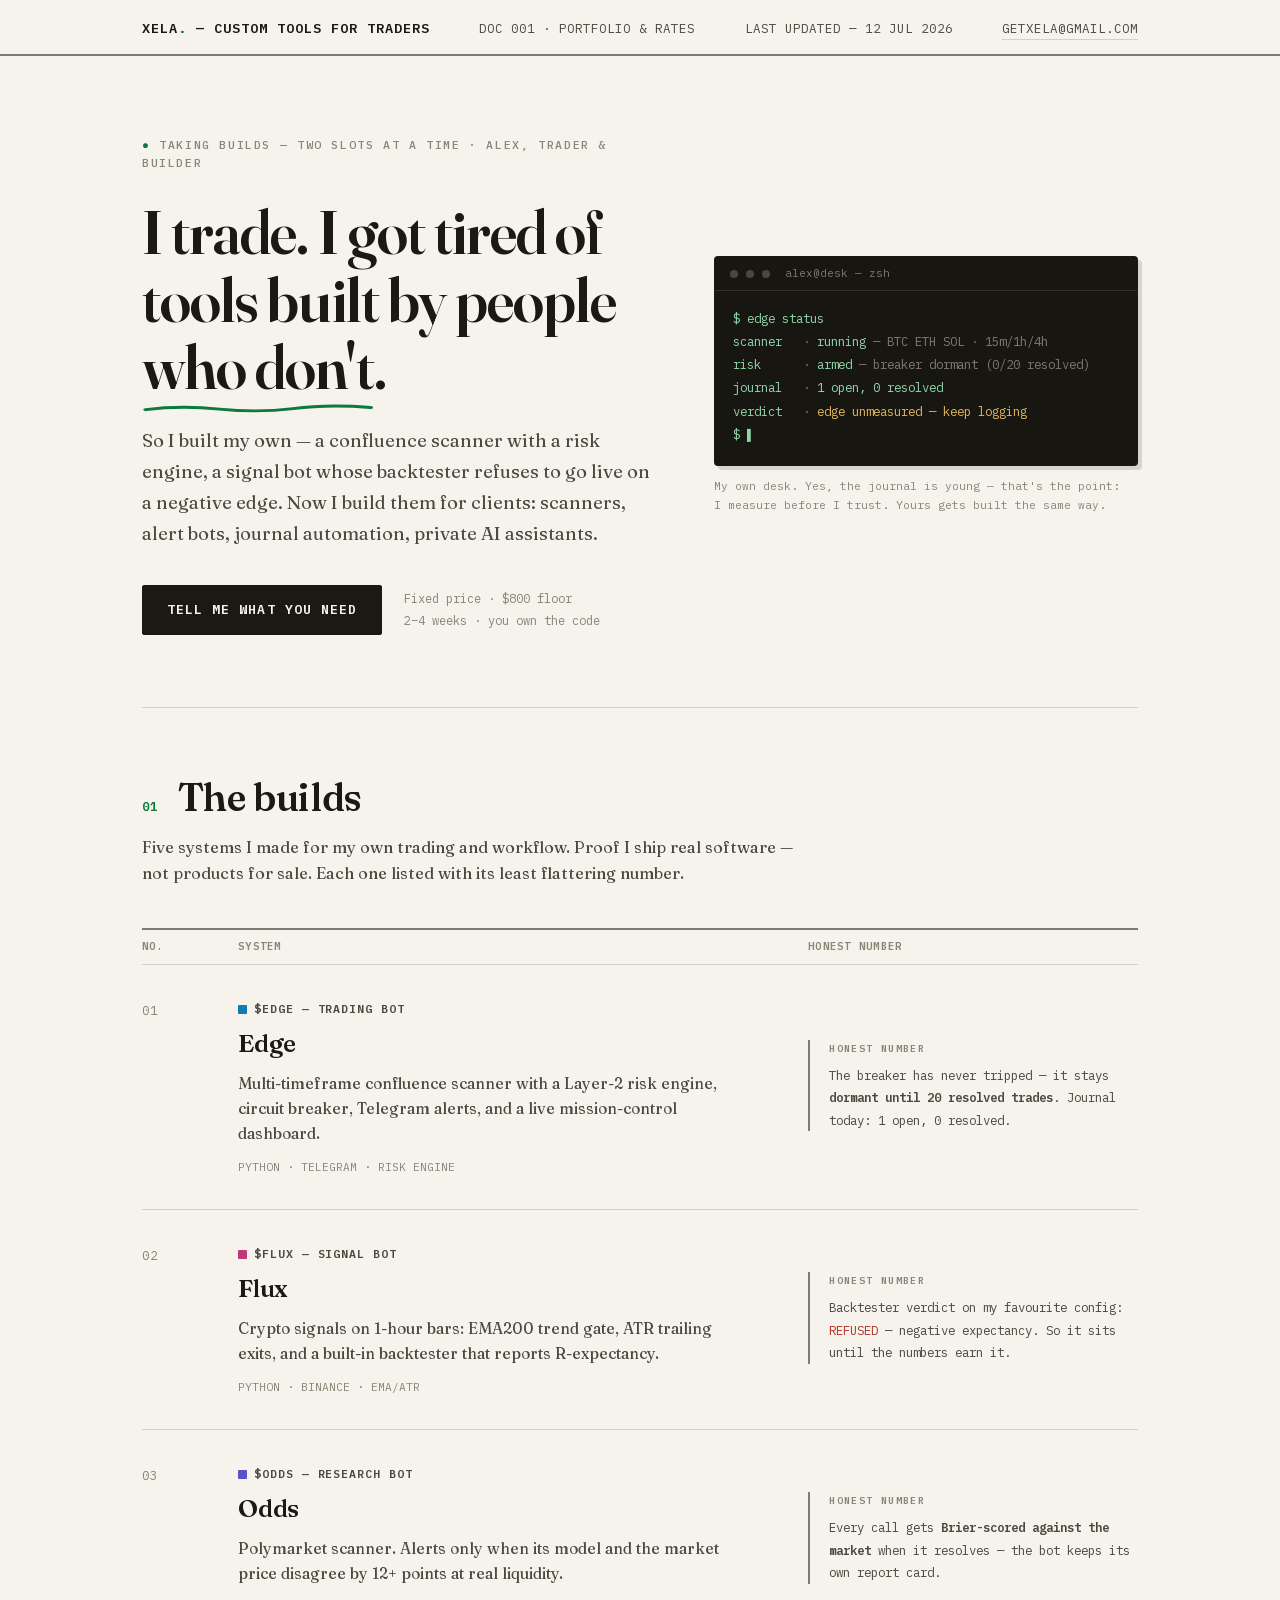
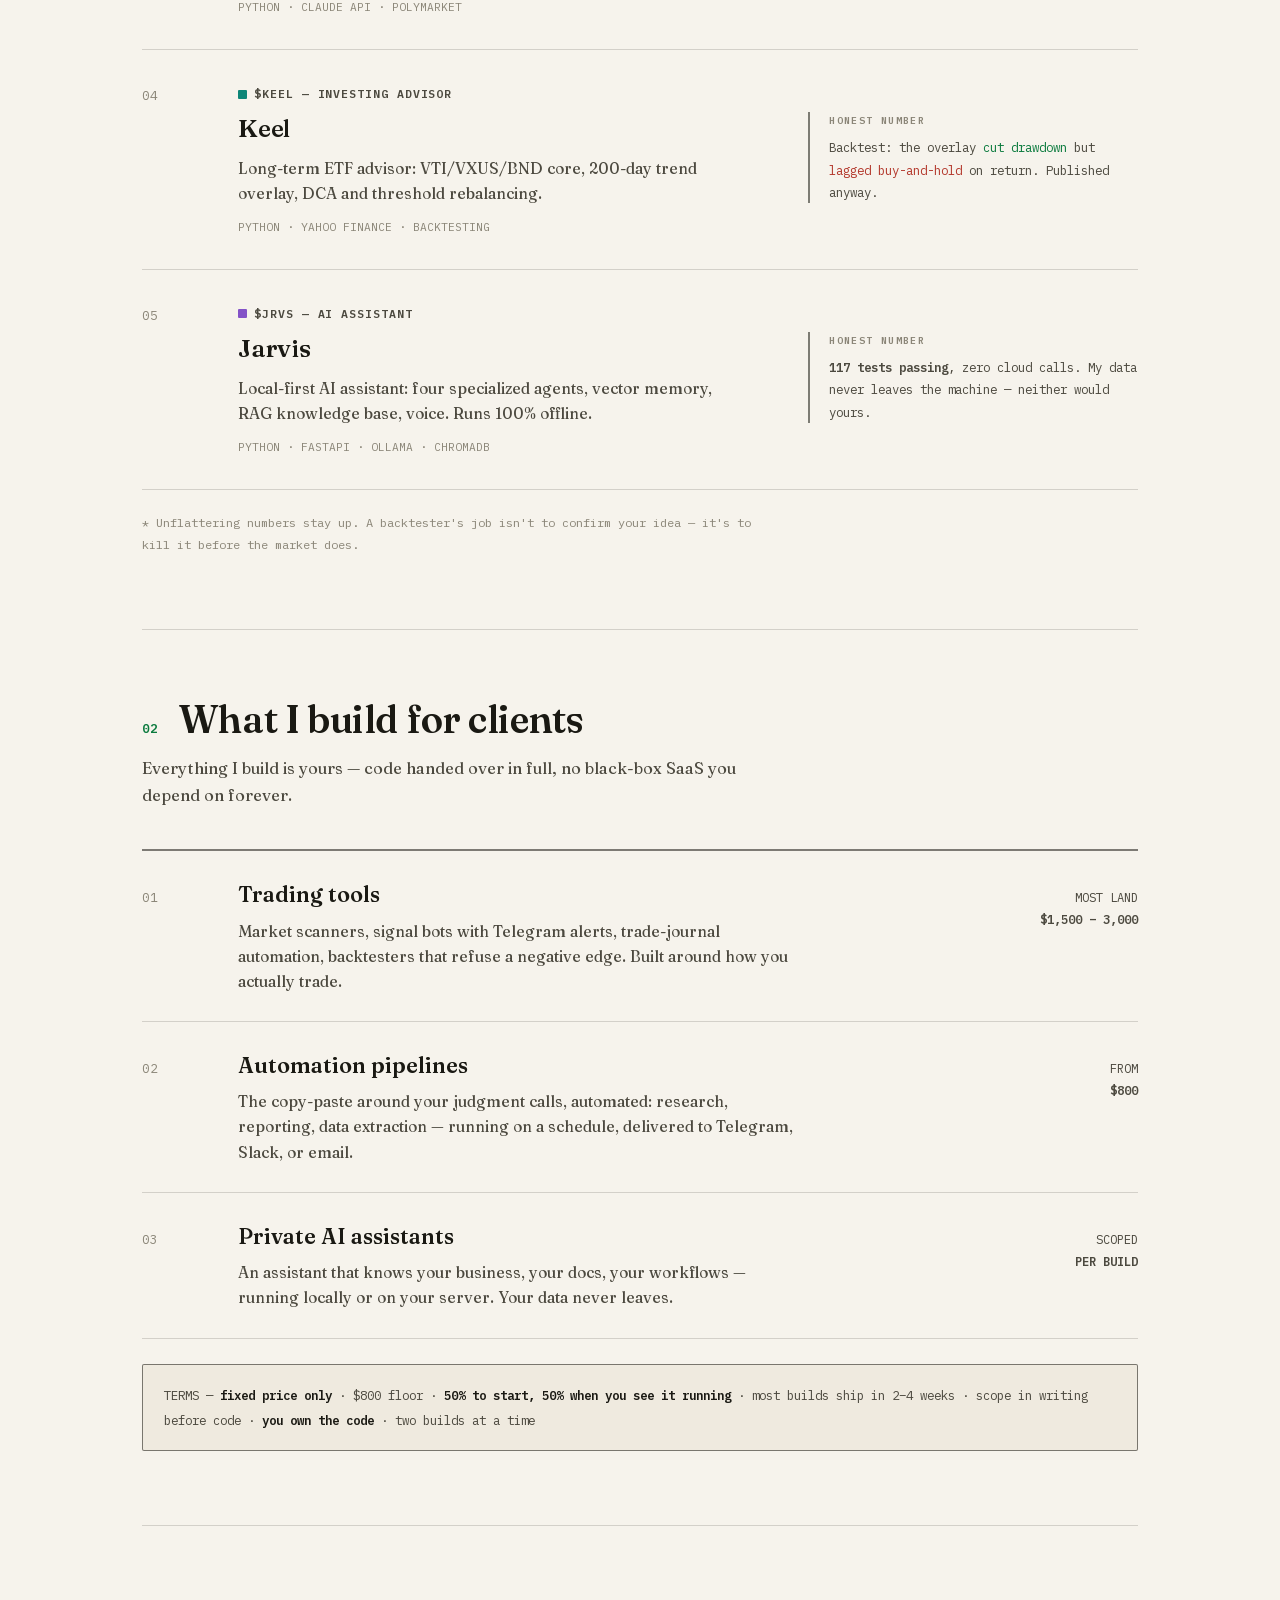
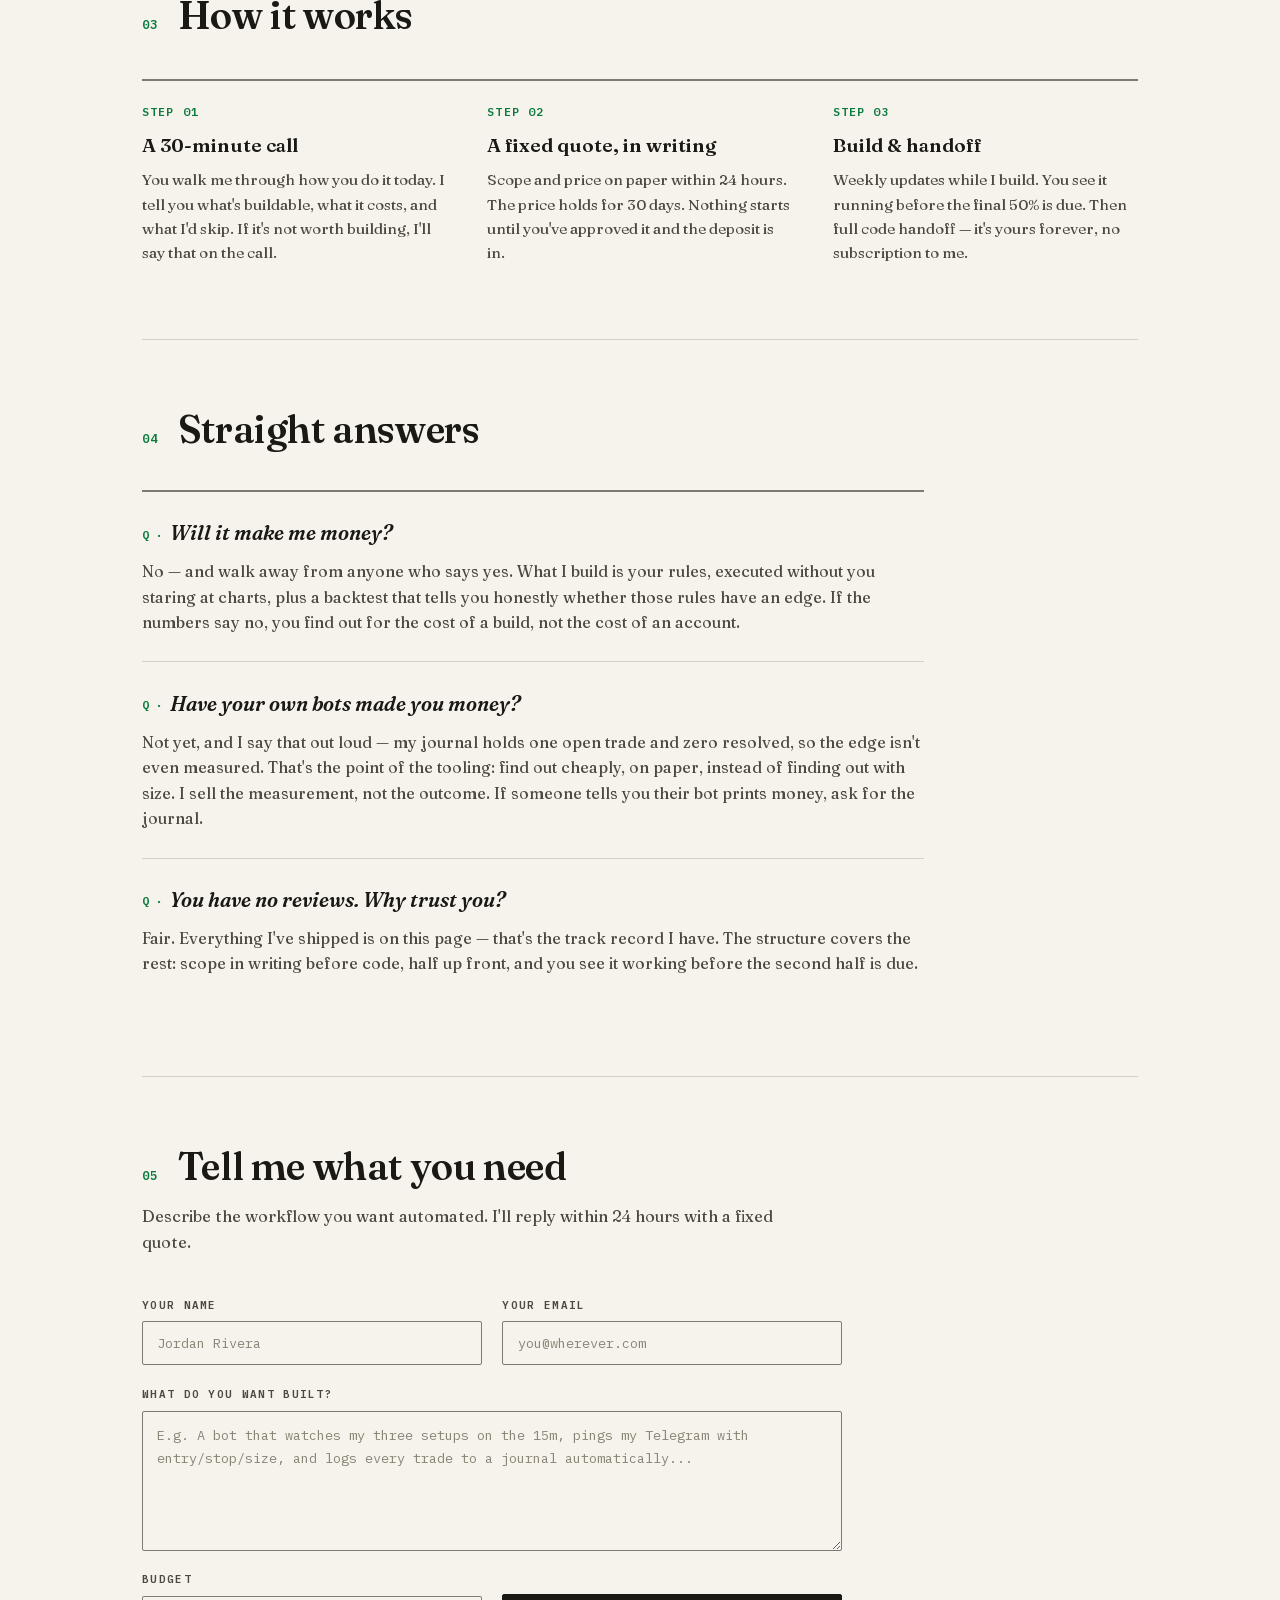
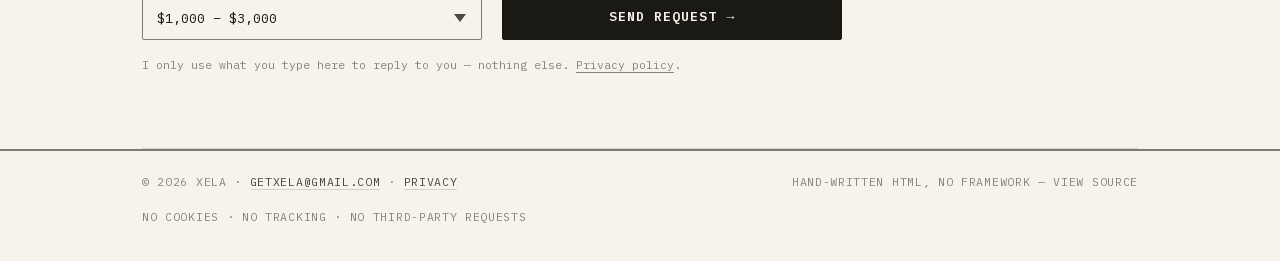
<file: index.html>
<!DOCTYPE html>
<html lang="en">
<head>
<meta charset="UTF-8">
<meta name="viewport" content="width=device-width, initial-scale=1.0">
<title>Xela — custom trading tools, built by a trader</title>
<meta name="description" content="Scanners, signal bots, journal automation and private AI assistants. Fixed price, 2–4 weeks, you own the code. Built by someone who actually trades.">
<link rel="icon" href="data:image/svg+xml,%3Csvg xmlns='http://www.w3.org/2000/svg' viewBox='0 0 64 64'%3E%3Crect width='64' height='64' fill='%23f6f3ec'/%3E%3Ctext x='32' y='46' text-anchor='middle' font-family='Georgia,serif' font-weight='bold' font-size='42' fill='%231a1913'%3EX%3C/text%3E%3Ccircle cx='52' cy='44' r='5' fill='%230a7a3d'/%3E%3C/svg%3E">
<link rel="stylesheet" href="fonts/fonts.css">
<style>
    *, *::before, *::after { box-sizing: border-box; margin: 0; padding: 0; }
    :root {
        --paper: #f6f3ec;
        --paper-dim: #efeadf;
        --ink: #1a1913;
        --ink-soft: #4c493f;
        --ink-faint: #8a8577;
        --rule: rgba(26,25,19,0.16);
        --rule-strong: rgba(26,25,19,0.55);
        --green: #0a7a3d;
        --red: #b3382c;
        --term-bg: #171610;
        --term-green: #8fd6a8;
        --term-dim: #7d7a6c;
        --serif: 'Fraunces', Georgia, serif;
        --mono: 'IBM Plex Mono', ui-monospace, 'SF Mono', Menlo, monospace;
    }
    ::selection { background: var(--green); color: var(--paper); }
    html { scroll-behavior: smooth; }
    body {
        font-family: var(--serif);
        background: var(--paper);
        color: var(--ink);
        line-height: 1.6;
        font-size: 17px;
        -webkit-font-smoothing: antialiased;
        overflow-x: clip;
    }
    .hero > *, .row > *, .svc-row > *, .steps > * { min-width: 0; }
    a { color: inherit; text-decoration-thickness: 1px; text-underline-offset: 3px; }
    a:hover { color: var(--green); }

    .sheet { max-width: 1060px; margin: 0 auto; padding: 0 2rem; }

    .mono { font-family: var(--mono); }
    .up { text-transform: uppercase; letter-spacing: 0.08em; }
    .ok { color: var(--green); }
    .bad { color: var(--red); }

    /* ── DOCUMENT HEADER ─────────────────────────── */
    header {
        border-bottom: 2px solid var(--rule-strong);
    }
    .masthead {
        display: flex; justify-content: space-between; align-items: baseline;
        gap: 1rem; flex-wrap: wrap;
        padding-top: 1.1rem; padding-bottom: 0.9rem;
        font-family: var(--mono); font-size: 0.78rem;
        text-transform: uppercase; letter-spacing: 0.08em;
        color: var(--ink-soft);
    }
    .masthead .brand { font-weight: 600; color: var(--ink); font-size: 0.85rem; }
    .masthead .brand em { font-style: normal; color: var(--green); }
    .masthead a { text-decoration: none; border-bottom: 1px solid var(--rule); }
    .masthead a:hover { border-color: var(--green); }

    /* ── HERO ────────────────────────────────────── */
    .hero {
        display: grid; grid-template-columns: minmax(0, 1.2fr) minmax(0, 1fr);
        gap: 4rem; align-items: center;
        padding: 5rem 0 4.5rem;
        border-bottom: 1px solid var(--rule);
    }
    .kicker {
        font-family: var(--mono); font-size: 0.72rem; font-weight: 500;
        text-transform: uppercase; letter-spacing: 0.14em; color: var(--ink-faint);
        margin-bottom: 1.6rem;
    }
    .kicker .live { color: var(--green); }
    h1 {
        font-size: clamp(2.4rem, 5.2vw, 3.9rem);
        font-weight: 600; line-height: 1.08; letter-spacing: -0.015em;
        margin-bottom: 1.5rem;
        font-variation-settings: 'opsz' 100;
    }
    h1 .u {
        background-image: url("data:image/svg+xml,%3Csvg xmlns='http://www.w3.org/2000/svg' viewBox='0 0 120 9' preserveAspectRatio='none'%3E%3Cpath d='M2 6 Q 20 2 40 5.5 T 78 5 T 118 4' fill='none' stroke='%230a7a3d' stroke-width='2.6' stroke-linecap='round'/%3E%3C/svg%3E");
        background-repeat: no-repeat; background-position: 0 100%; background-size: 100% 0.16em;
        padding-bottom: 0.12em;
    }
    .hero-copy p.lede {
        font-size: 1.15rem; line-height: 1.7; color: var(--ink-soft);
        max-width: 34em; margin-bottom: 2.2rem;
    }
    .cta-row { display: flex; align-items: center; gap: 1.4rem; flex-wrap: wrap; }
    .btn {
        display: inline-block;
        font-family: var(--mono); font-size: 0.82rem; font-weight: 600;
        text-transform: uppercase; letter-spacing: 0.08em;
        background: var(--ink); color: var(--paper);
        padding: 0.85rem 1.5rem; border: 1px solid var(--ink); border-radius: 2px;
        text-decoration: none; cursor: pointer;
        transition: background 0.15s, border-color 0.15s;
    }
    .btn:hover { background: var(--green); border-color: var(--green); color: var(--paper); }
    .cta-note { font-family: var(--mono); font-size: 0.76rem; color: var(--ink-faint); line-height: 1.8; }

    /* terminal */
    .term {
        background: var(--term-bg); border-radius: 4px;
        border: 1px solid rgba(26,25,19,0.7);
        box-shadow: 4px 4px 0 rgba(26,25,19,0.14);
        overflow: hidden;
    }
    .term-bar {
        display: flex; align-items: center; gap: 0.5rem;
        padding: 0.5rem 0.9rem;
        border-bottom: 1px solid rgba(246,243,236,0.12);
        font-family: var(--mono); font-size: 0.68rem; color: var(--term-dim);
    }
    .term-bar i { width: 8px; height: 8px; border-radius: 50%; background: var(--term-dim); opacity: 0.5; font-style: normal; }
    .term pre {
        padding: 1rem 1.1rem 1.2rem;
        font-family: var(--mono); font-size: 0.78rem; line-height: 1.85;
        color: var(--term-green); overflow-x: auto;
    }
    .term pre .dim { color: var(--term-dim); }
    .term pre .warn { color: #e0b45c; }
    .cursor { display: inline-block; animation: blink 1.1s steps(1) infinite; }
    @keyframes blink { 50% { opacity: 0; } }
    .term-caption {
        font-family: var(--mono); font-size: 0.7rem; color: var(--ink-faint);
        margin-top: 0.7rem; line-height: 1.7;
    }

    /* ── SECTION HEADINGS ────────────────────────── */
    section { padding: 4.2rem 0 4.6rem; border-bottom: 1px solid var(--rule); }
    .sec-head {
        display: flex; align-items: baseline; gap: 1.2rem;
        margin-bottom: 0.9rem;
    }
    .sec-num {
        font-family: var(--mono); font-size: 0.78rem; font-weight: 600;
        color: var(--green); letter-spacing: 0.1em;
    }
    h2 {
        font-size: clamp(1.7rem, 3.4vw, 2.4rem);
        font-weight: 600; letter-spacing: -0.01em; line-height: 1.15;
    }
    .sec-sub { color: var(--ink-soft); max-width: 40em; font-size: 1.02rem; }

    /* ── LEDGER (builds) ─────────────────────────── */
    .ledger { margin-top: 2.6rem; border-top: 2px solid var(--rule-strong); }
    .ledger-cols {
        display: grid; grid-template-columns: 64px 1fr 330px; gap: 2rem;
        padding: 0.55rem 0;
        font-family: var(--mono); font-size: 0.66rem; font-weight: 600;
        text-transform: uppercase; letter-spacing: 0.12em; color: var(--ink-faint);
        border-bottom: 1px solid var(--rule);
    }
    .row {
        display: grid; grid-template-columns: 64px 1fr 330px; gap: 2rem;
        padding: 1.8rem 0 2rem;
        border-bottom: 1px solid var(--rule);
    }
    .row-num { font-family: var(--mono); font-size: 0.8rem; color: var(--ink-faint); padding-top: 0.45rem; }
    .ticker {
        display: inline-flex; align-items: center; gap: 0.45rem;
        font-family: var(--mono); font-size: 0.72rem; font-weight: 600;
        letter-spacing: 0.08em; color: var(--ink-soft); margin-bottom: 0.35rem;
    }
    .ticker i { width: 9px; height: 9px; border-radius: 1px; font-style: normal; }
    .row h3 { font-size: 1.55rem; font-weight: 600; letter-spacing: -0.01em; margin-bottom: 0.45rem; }
    .row .what { color: var(--ink-soft); font-size: 0.98rem; max-width: 32em; }
    .row .stack { font-family: var(--mono); font-size: 0.7rem; color: var(--ink-faint); margin-top: 0.8rem; }
    .honest {
        border-left: 2px solid var(--rule-strong); padding-left: 1.2rem;
        font-family: var(--mono); font-size: 0.78rem; line-height: 1.8; color: var(--ink-soft);
        align-self: center;
    }
    .honest .hn-label {
        display: block; font-size: 0.62rem; font-weight: 600; text-transform: uppercase;
        letter-spacing: 0.14em; color: var(--ink-faint); margin-bottom: 0.4rem;
    }
    .ledger-note {
        font-family: var(--mono); font-size: 0.75rem; color: var(--ink-faint);
        margin-top: 1.4rem; max-width: 52em; line-height: 1.8;
    }

    /* ── SERVICES ────────────────────────────────── */
    .svc { border-top: 2px solid var(--rule-strong); margin-top: 2.6rem; }
    .svc-row {
        display: grid; grid-template-columns: 64px 1fr 220px; gap: 2rem;
        padding: 1.7rem 0; border-bottom: 1px solid var(--rule); align-items: baseline;
    }
    .svc-row h3 { font-size: 1.35rem; font-weight: 600; margin-bottom: 0.35rem; }
    .svc-row p { color: var(--ink-soft); font-size: 0.98rem; max-width: 36em; }
    .svc-price { font-family: var(--mono); font-size: 0.76rem; color: var(--ink-soft); text-align: right; line-height: 1.8; }
    .terms {
        margin-top: 1.6rem; padding: 1.1rem 1.3rem;
        border: 1px solid var(--rule-strong); border-radius: 2px;
        font-family: var(--mono); font-size: 0.78rem; line-height: 2; color: var(--ink-soft);
        background: var(--paper-dim);
    }
    .terms b { color: var(--ink); font-weight: 600; }

    /* ── PROCESS ─────────────────────────────────── */
    .steps { display: grid; grid-template-columns: repeat(3, 1fr); gap: 2.5rem; margin-top: 2.6rem; border-top: 2px solid var(--rule-strong); }
    .step { padding-top: 1.4rem; }
    .step .n { font-family: var(--mono); font-size: 0.72rem; font-weight: 600; color: var(--green); letter-spacing: 0.1em; }
    .step h3 { font-size: 1.2rem; font-weight: 600; margin: 0.5rem 0 0.5rem; }
    .step p { color: var(--ink-soft); font-size: 0.95rem; }

    /* ── STRAIGHT ANSWERS ────────────────────────── */
    .qa { margin-top: 2.4rem; max-width: 46em; }
    .qa-item { padding: 1.6rem 0; border-top: 1px solid var(--rule); }
    .qa-item:first-child { border-top: 2px solid var(--rule-strong); }
    .qa-item h3 { font-size: 1.25rem; font-weight: 600; font-style: italic; margin-bottom: 0.6rem; }
    .qa-item h3::before { content: 'Q · '; font-style: normal; font-family: var(--mono); font-size: 0.75rem; color: var(--green); font-weight: 600; vertical-align: 0.15em; }
    .qa-item p { color: var(--ink-soft); font-size: 1rem; }

    /* ── FORM ────────────────────────────────────── */
    .request-form { margin-top: 2.6rem; max-width: 700px; }
    .form-grid { display: grid; grid-template-columns: 1fr 1fr; gap: 1.3rem; }
    .form-field { display: flex; flex-direction: column; gap: 0.45rem; }
    .form-full { grid-column: 1/-1; }
    .form-field label {
        font-family: var(--mono); font-size: 0.68rem; font-weight: 600;
        text-transform: uppercase; letter-spacing: 0.12em; color: var(--ink-soft);
    }
    .form-field input, .form-field textarea, .form-field select {
        background: transparent;
        border: 1px solid var(--rule-strong); border-radius: 2px;
        color: var(--ink); font-family: var(--mono); font-size: 0.85rem;
        padding: 0.75rem 0.9rem; outline: none; -webkit-appearance: none;
        transition: border-color 0.15s, box-shadow 0.15s;
    }
    .form-field input::placeholder, .form-field textarea::placeholder { color: var(--ink-faint); }
    .form-field select {
        background-image: url("data:image/svg+xml,%3Csvg xmlns='http://www.w3.org/2000/svg' width='12' height='8' viewBox='0 0 12 8'%3E%3Cpath fill='%234c493f' d='M6 8L0 0h12z'/%3E%3C/svg%3E");
        background-repeat: no-repeat; background-position: right 0.9rem center;
        padding-right: 2.4rem; cursor: pointer;
    }
    .form-field input:focus, .form-field textarea:focus, .form-field select:focus {
        border-color: var(--green); box-shadow: 2px 2px 0 rgba(10,122,61,0.2);
    }
    .form-field textarea { resize: vertical; min-height: 140px; line-height: 1.7; }
    .form-submit { display: flex; flex-direction: column; justify-content: flex-end; }
    .form-submit .btn { width: 100%; }
    .form-privacy { font-family: var(--mono); font-size: 0.72rem; color: var(--ink-faint); margin-top: 1rem; }
    .form-success { display: none; padding: 2.5rem 0; }
    .form-success h3 { font-size: 1.35rem; font-weight: 600; margin-bottom: 0.4rem; }
    .form-success h3::before { content: '✓ '; color: var(--green); }
    .form-success p { color: var(--ink-soft); }

    /* ── FOOTER ──────────────────────────────────── */
    footer { border-top: 2px solid var(--rule-strong); }
    .foot {
        display: flex; justify-content: space-between; gap: 1rem; flex-wrap: wrap;
        padding-top: 1.4rem; padding-bottom: 2.2rem;
        font-family: var(--mono); font-size: 0.72rem; color: var(--ink-faint);
        text-transform: uppercase; letter-spacing: 0.06em;
    }
    .foot a { text-decoration: none; border-bottom: 1px solid var(--rule); color: var(--ink-soft); }
    .foot a:hover { border-color: var(--green); }

    /* ── RESPONSIVE ──────────────────────────────── */
    @media (max-width: 900px) {
        .hero { grid-template-columns: 1fr; gap: 3rem; padding: 3.5rem 0 3.5rem; }
        .row, .ledger-cols { grid-template-columns: 44px 1fr; }
        .ledger-cols span:last-child { display: none; }
        .honest {
            grid-column: 2; border-left: none; padding-left: 0;
            border-top: 1px dashed var(--rule-strong); padding-top: 1rem; margin-top: 1.1rem;
            align-self: start;
        }
        .svc-row { grid-template-columns: 44px 1fr; }
        .svc-price { grid-column: 2; text-align: left; }
        .steps { grid-template-columns: 1fr; gap: 0; }
        .step { border-bottom: 1px solid var(--rule); padding-bottom: 1.4rem; }
        .step:last-child { border-bottom: none; }
    }
    @media (max-width: 900px) {
        .masthead .m-doc { display: none; }
    }
    @media (max-width: 640px) {
        body { font-size: 16px; }
        .sheet { padding: 0 1.2rem; }
        .form-grid { grid-template-columns: 1fr; }
        .form-full { grid-column: 1; }
        .masthead { font-size: 0.68rem; }
        .masthead .m-date { display: none; }
        .term pre { font-size: 0.7rem; }
        .term-caption br { display: none; }
    }
</style>
</head>
<body>

<header>
    <div class="sheet masthead">
        <div class="brand">XELA<em>.</em> — CUSTOM TOOLS FOR TRADERS</div>
        <div class="m-doc">DOC 001 · PORTFOLIO &amp; RATES</div>
        <div class="m-date">LAST UPDATED — 12 JUL 2026</div>
        <a href="mailto:getxela@gmail.com">getxela@gmail.com</a>
    </div>
</header>

<!-- ── HERO ── -->
<div class="sheet">
    <div class="hero">
        <div class="hero-copy">
            <div class="kicker"><span class="live">●</span> Taking builds — two slots at a time · Alex, trader &amp; builder</div>
            <h1>I trade. I got tired of tools built by people <span class="u">who don't</span>.</h1>
            <p class="lede">So I built my own — a confluence scanner with a risk engine, a signal bot whose backtester refuses to go live on a negative edge. Now I build them for clients: scanners, alert bots, journal automation, private AI assistants.</p>
            <div class="cta-row">
                <a href="#request" class="btn">Tell me what you need</a>
                <div class="cta-note">Fixed price · $800 floor<br>2–4 weeks · you own the code</div>
            </div>
        </div>
        <div>
            <figure class="term">
                <div class="term-bar"><i></i><i></i><i></i>&nbsp;alex@desk — zsh</div>
                <pre>$ edge status
scanner   <span class="dim">·</span> running <span class="dim">— BTC ETH SOL · 15m/1h/4h</span>
risk      <span class="dim">·</span> armed <span class="dim">— breaker dormant (0/20 resolved)</span>
journal   <span class="dim">·</span> 1 open, 0 resolved
verdict   <span class="dim">·</span> <span class="warn">edge unmeasured — keep logging</span>
$ <span class="cursor">▌</span></pre>
            </figure>
            <div class="term-caption">My own desk. Yes, the journal is young — that's the point: <br>I measure before I trust. Yours gets built the same way.</div>
        </div>
    </div>
</div>

<!-- ── BUILDS LEDGER ── -->
<div class="sheet">
    <section id="work">
        <div class="sec-head"><span class="sec-num">01</span><h2>The builds</h2></div>
        <p class="sec-sub">Five systems I made for my own trading and workflow. Proof I ship real software — not products for sale. Each one listed with its least flattering number.</p>

        <div class="ledger">
            <div class="ledger-cols"><span>No.</span><span>System</span><span>Honest number</span></div>

            <div class="row">
                <div class="row-num">01</div>
                <div>
                    <div class="ticker"><i style="background:#0e7bb3"></i>$EDGE — TRADING BOT</div>
                    <h3>Edge</h3>
                    <p class="what">Multi-timeframe confluence scanner with a Layer-2 risk engine, circuit breaker, Telegram alerts, and a live mission-control dashboard.</p>
                    <div class="stack">PYTHON · TELEGRAM · RISK ENGINE</div>
                </div>
                <div class="honest"><span class="hn-label">Honest number</span>The breaker has never tripped — it stays <b>dormant until 20 resolved trades</b>. Journal today: 1 open, 0 resolved.</div>
            </div>

            <div class="row">
                <div class="row-num">02</div>
                <div>
                    <div class="ticker"><i style="background:#c2377b"></i>$FLUX — SIGNAL BOT</div>
                    <h3>Flux</h3>
                    <p class="what">Crypto signals on 1-hour bars: EMA200 trend gate, ATR trailing exits, and a built-in backtester that reports R-expectancy.</p>
                    <div class="stack">PYTHON · BINANCE · EMA/ATR</div>
                </div>
                <div class="honest"><span class="hn-label">Honest number</span>Backtester verdict on my favourite config: <span class="bad">REFUSED</span> — negative expectancy. So it sits until the numbers earn it.</div>
            </div>

            <div class="row">
                <div class="row-num">03</div>
                <div>
                    <div class="ticker"><i style="background:#5b52c7"></i>$ODDS — RESEARCH BOT</div>
                    <h3>Odds</h3>
                    <p class="what">Polymarket scanner. Alerts only when its model and the market price disagree by 12+ points at real liquidity.</p>
                    <div class="stack">PYTHON · CLAUDE API · POLYMARKET</div>
                </div>
                <div class="honest"><span class="hn-label">Honest number</span>Every call gets <b>Brier-scored against the market</b> when it resolves — the bot keeps its own report card.</div>
            </div>

            <div class="row">
                <div class="row-num">04</div>
                <div>
                    <div class="ticker"><i style="background:#0d8577"></i>$KEEL — INVESTING ADVISOR</div>
                    <h3>Keel</h3>
                    <p class="what">Long-term ETF advisor: VTI/VXUS/BND core, 200-day trend overlay, DCA and threshold rebalancing.</p>
                    <div class="stack">PYTHON · YAHOO FINANCE · BACKTESTING</div>
                </div>
                <div class="honest"><span class="hn-label">Honest number</span>Backtest: the overlay <span class="ok">cut drawdown</span> but <span class="bad">lagged buy-and-hold</span> on return. Published anyway.</div>
            </div>

            <div class="row">
                <div class="row-num">05</div>
                <div>
                    <div class="ticker"><i style="background:#8352c7"></i>$JRVS — AI ASSISTANT</div>
                    <h3>Jarvis</h3>
                    <p class="what">Local-first AI assistant: four specialized agents, vector memory, RAG knowledge base, voice. Runs 100% offline.</p>
                    <div class="stack">PYTHON · FASTAPI · OLLAMA · CHROMADB</div>
                </div>
                <div class="honest"><span class="hn-label">Honest number</span><b>117 tests passing</b>, zero cloud calls. My data never leaves the machine — neither would yours.</div>
            </div>
        </div>
        <p class="ledger-note">* Unflattering numbers stay up. A backtester's job isn't to confirm your idea — it's to kill it before the market does.</p>
    </section>

    <!-- ── SERVICES ── -->
    <section id="services">
        <div class="sec-head"><span class="sec-num">02</span><h2>What I build for clients</h2></div>
        <p class="sec-sub">Everything I build is yours — code handed over in full, no black-box SaaS you depend on forever.</p>

        <div class="svc">
            <div class="svc-row">
                <div class="row-num">01</div>
                <div>
                    <h3>Trading tools</h3>
                    <p>Market scanners, signal bots with Telegram alerts, trade-journal automation, backtesters that refuse a negative edge. Built around how you actually trade.</p>
                </div>
                <div class="svc-price">MOST LAND<br><b>$1,500 – 3,000</b></div>
            </div>
            <div class="svc-row">
                <div class="row-num">02</div>
                <div>
                    <h3>Automation pipelines</h3>
                    <p>The copy-paste around your judgment calls, automated: research, reporting, data extraction — running on a schedule, delivered to Telegram, Slack, or email.</p>
                </div>
                <div class="svc-price">FROM<br><b>$800</b></div>
            </div>
            <div class="svc-row">
                <div class="row-num">03</div>
                <div>
                    <h3>Private AI assistants</h3>
                    <p>An assistant that knows your business, your docs, your workflows — running locally or on your server. Your data never leaves.</p>
                </div>
                <div class="svc-price">SCOPED<br><b>PER BUILD</b></div>
            </div>
        </div>

        <div class="terms">TERMS — <b>fixed price only</b> · $800 floor · <b>50% to start, 50% when you see it running</b> · most builds ship in 2–4 weeks · scope in writing before code · <b>you own the code</b> · two builds at a time</div>
    </section>

    <!-- ── PROCESS ── -->
    <section id="process">
        <div class="sec-head"><span class="sec-num">03</span><h2>How it works</h2></div>
        <div class="steps">
            <div class="step">
                <div class="n">STEP 01</div>
                <h3>A 30-minute call</h3>
                <p>You walk me through how you do it today. I tell you what's buildable, what it costs, and what I'd skip. If it's not worth building, I'll say that on the call.</p>
            </div>
            <div class="step">
                <div class="n">STEP 02</div>
                <h3>A fixed quote, in writing</h3>
                <p>Scope and price on paper within 24 hours. The price holds for 30 days. Nothing starts until you've approved it and the deposit is in.</p>
            </div>
            <div class="step">
                <div class="n">STEP 03</div>
                <h3>Build &amp; handoff</h3>
                <p>Weekly updates while I build. You see it running before the final 50% is due. Then full code handoff — it's yours forever, no subscription to me.</p>
            </div>
        </div>
    </section>

    <!-- ── STRAIGHT ANSWERS ── -->
    <section id="answers">
        <div class="sec-head"><span class="sec-num">04</span><h2>Straight answers</h2></div>
        <div class="qa">
            <div class="qa-item">
                <h3>Will it make me money?</h3>
                <p>No — and walk away from anyone who says yes. What I build is your rules, executed without you staring at charts, plus a backtest that tells you honestly whether those rules have an edge. If the numbers say no, you find out for the cost of a build, not the cost of an account.</p>
            </div>
            <div class="qa-item">
                <h3>Have your own bots made you money?</h3>
                <p>Not yet, and I say that out loud — my journal holds one open trade and zero resolved, so the edge isn't even measured. That's the point of the tooling: find out cheaply, on paper, instead of finding out with size. I sell the measurement, not the outcome. If someone tells you their bot prints money, ask for the journal.</p>
            </div>
            <div class="qa-item">
                <h3>You have no reviews. Why trust you?</h3>
                <p>Fair. Everything I've shipped is on this page — that's the track record I have. The structure covers the rest: scope in writing before code, half up front, and you see it working before the second half is due.</p>
            </div>
        </div>
    </section>

    <!-- ── FORM ── -->
    <section id="request">
        <div class="sec-head"><span class="sec-num">05</span><h2>Tell me what you need</h2></div>
        <p class="sec-sub">Describe the workflow you want automated. I'll reply within 24 hours with a fixed quote.</p>
        <form id="project-form" class="request-form" action="https://formspree.io/f/mnjkgbkn" method="POST">
            <input type="text" name="_gotcha" tabindex="-1" autocomplete="off" aria-hidden="true" style="position:absolute;left:-9999px;width:1px;height:1px;opacity:0">
            <div class="form-grid">
                <div class="form-field">
                    <label for="f-name">Your name</label>
                    <input type="text" id="f-name" name="name" placeholder="Jordan Rivera" required>
                </div>
                <div class="form-field">
                    <label for="f-email">Your email</label>
                    <input type="email" id="f-email" name="email" placeholder="you@wherever.com" required>
                </div>
                <div class="form-field form-full">
                    <label for="f-desc">What do you want built?</label>
                    <textarea id="f-desc" name="description"
                        placeholder="E.g. A bot that watches my three setups on the 15m, pings my Telegram with entry/stop/size, and logs every trade to a journal automatically..." required></textarea>
                </div>
                <div class="form-field">
                    <label for="f-budget">Budget</label>
                    <select id="f-budget" name="budget">
                        <option value="under-1k">Under $1,000</option>
                        <option value="1k-3k" selected>$1,000 – $3,000</option>
                        <option value="3k-6k">$3,000 – $6,000</option>
                        <option value="6k+">$6,000+</option>
                    </select>
                </div>
                <div class="form-field form-submit">
                    <button type="submit" class="btn">Send request →</button>
                </div>
            </div>
            <p class="form-privacy">I only use what you type here to reply to you — nothing else. <a href="privacy.html">Privacy policy</a>.</p>
        </form>
        <div id="form-success" class="form-success">
            <h3>Request received</h3>
            <p>I'll read it properly and reply within 24 hours — with a number, not a sales pitch.</p>
        </div>
    </section>
</div>

<footer>
    <div class="sheet foot">
        <div>© 2026 XELA · <a href="mailto:getxela@gmail.com">getxela@gmail.com</a> · <a href="privacy.html">PRIVACY</a></div>
        <div>HAND-WRITTEN HTML, NO FRAMEWORK — VIEW SOURCE</div>
        <div>NO COOKIES · NO TRACKING · NO THIRD-PARTY REQUESTS</div>
    </div>
</footer>

<script>
(function () {
    const form = document.getElementById('project-form');
    const successEl = document.getElementById('form-success');
    if (form) {
        form.addEventListener('submit', async e => {
            e.preventDefault();
            const btn = form.querySelector('button[type="submit"]');
            btn.textContent = 'Sending...'; btn.disabled = true;
            try {
                const res = await fetch(form.action, { method:'POST', body: new FormData(form), headers:{'Accept':'application/json'} });
                if (res.ok) { form.style.display='none'; successEl.style.display='block'; }
                else throw new Error();
            } catch {
                btn.textContent = 'Send request →'; btn.disabled = false;
                alert('Something went wrong. Email getxela@gmail.com directly.');
            }
        });
    }
})();
</script>

</body>
</html>
</file>
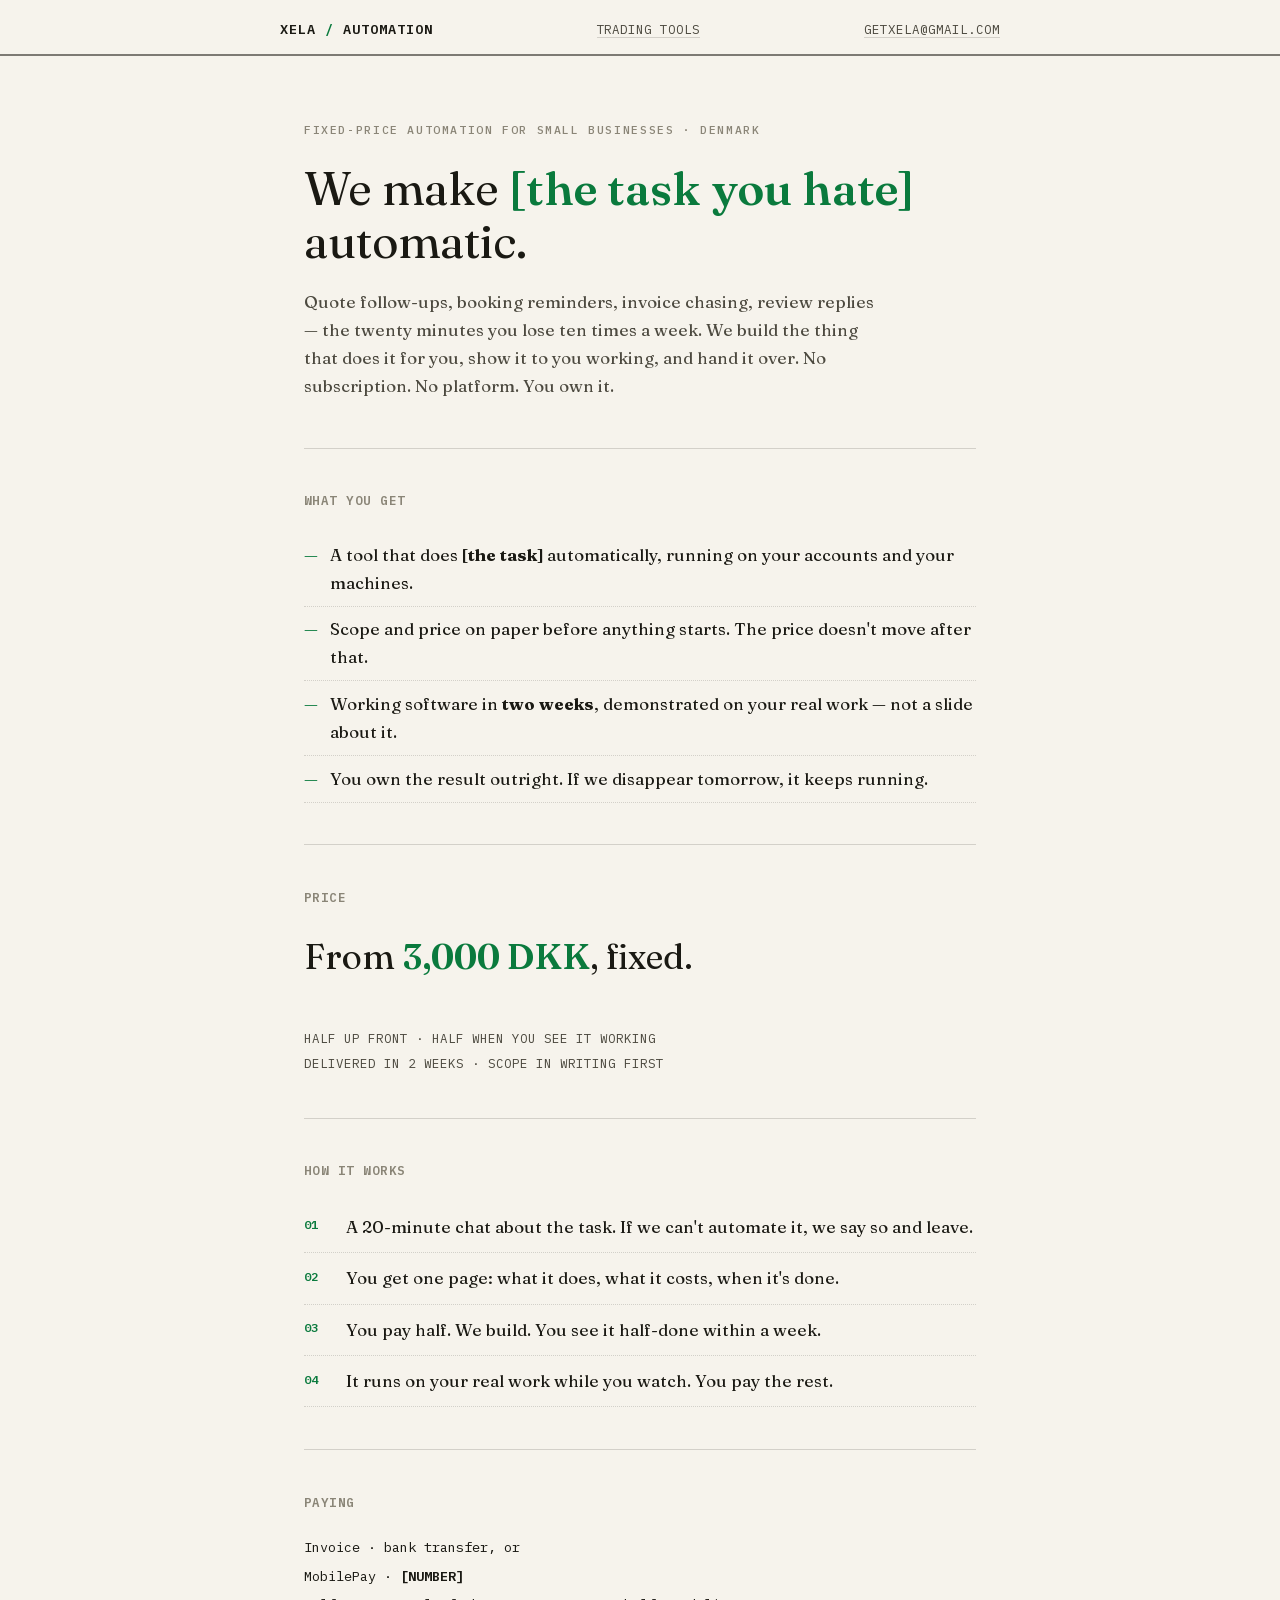
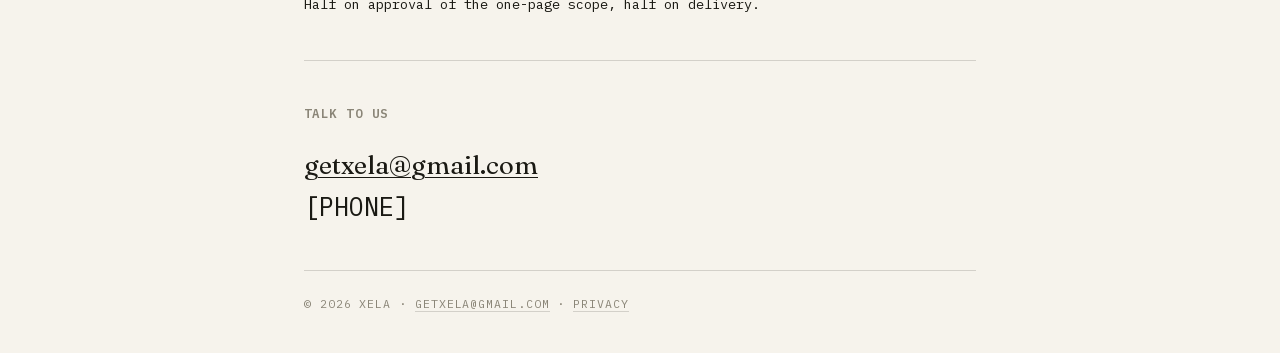
<file: offer/index.html>
<!DOCTYPE html>
<html lang="en">
<head>
<!--
  INTERNAL NOTES (delete before sending this link to a customer):
  1. Fill every [BRACKETED] placeholder after Day 5 of business/02-14-day-plan.md —
     the headline task and the price come from the customer conversations, not from us.
  2. This page is in English. Danish SMB owners buy in Danish — make a Danish version
     before any cold outreach (offer/da/index.html).
  3. Card payments: add a Stripe Payment Link here once the CVR exists (Day 9).
     Until then: bank transfer + MobilePay, which is what Danish SMBs expect anyway.
-->
<meta charset="UTF-8">
<meta name="viewport" content="width=device-width, initial-scale=1.0">
<title>Xela — [The task you hate], made automatic. Fixed price.</title>
<meta name="description" content="We automate the repetitive task your business wastes hours on. Fixed price from 3,000 DKK, half up front, working in two weeks. You own the result.">
<link rel="icon" href="data:image/svg+xml,%3Csvg xmlns='http://www.w3.org/2000/svg' viewBox='0 0 64 64'%3E%3Crect width='64' height='64' fill='%23f6f3ec'/%3E%3Ctext x='32' y='46' text-anchor='middle' font-family='Georgia,serif' font-weight='bold' font-size='42' fill='%231a1913'%3EX%3C/text%3E%3Ccircle cx='52' cy='44' r='5' fill='%230a7a3d'/%3E%3C/svg%3E">
<link rel="stylesheet" href="../fonts/fonts.css">
<style>
    *, *::before, *::after { box-sizing: border-box; margin: 0; padding: 0; }
    :root {
        --paper: #f6f3ec;
        --ink: #1a1913;
        --ink-soft: #4c493f;
        --ink-faint: #8a8577;
        --rule: rgba(26,25,19,0.16);
        --rule-strong: rgba(26,25,19,0.55);
        --green: #0a7a3d;
        --serif: 'Fraunces', Georgia, serif;
        --mono: 'IBM Plex Mono', ui-monospace, 'SF Mono', Menlo, monospace;
    }
    ::selection { background: var(--green); color: var(--paper); }
    body {
        font-family: var(--serif);
        background: var(--paper);
        color: var(--ink);
        line-height: 1.65;
        font-size: 17px;
        -webkit-font-smoothing: antialiased;
    }
    a { color: inherit; text-decoration-thickness: 1px; text-underline-offset: 3px; }
    a:hover { color: var(--green); }
    .sheet { max-width: 720px; margin: 0 auto; padding: 0 1.5rem; }
    .mono { font-family: var(--mono); }
    .up { text-transform: uppercase; letter-spacing: 0.08em; }

    header { border-bottom: 2px solid var(--rule-strong); }
    .masthead {
        display: flex; justify-content: space-between; align-items: baseline;
        gap: 1rem; flex-wrap: wrap;
        padding: 1.1rem 0 0.9rem;
        font-family: var(--mono); font-size: 0.78rem;
        text-transform: uppercase; letter-spacing: 0.08em;
        color: var(--ink-soft);
    }
    .masthead .brand { font-weight: 600; color: var(--ink); font-size: 0.85rem; }
    .masthead .brand em { font-style: normal; color: var(--green); }
    .masthead a { text-decoration: none; border-bottom: 1px solid var(--rule); }

    .hero { padding: 4rem 0 3rem; border-bottom: 1px solid var(--rule); }
    .kicker {
        font-family: var(--mono); font-size: 0.72rem; font-weight: 500;
        text-transform: uppercase; letter-spacing: 0.14em; color: var(--ink-faint);
        margin-bottom: 1.4rem;
    }
    h1 { font-size: clamp(1.9rem, 5vw, 2.9rem); line-height: 1.15; font-weight: 400; margin-bottom: 1.2rem; }
    h1 b { color: var(--green); font-weight: 600; }
    .lede { color: var(--ink-soft); max-width: 34em; }

    section { padding: 2.6rem 0; border-bottom: 1px solid var(--rule); }
    h2 {
        font-family: var(--mono); font-size: 0.78rem; font-weight: 600;
        text-transform: uppercase; letter-spacing: 0.12em; color: var(--ink-faint);
        margin-bottom: 1.3rem;
    }
    ul.plain { list-style: none; }
    ul.plain li { padding: 0.55rem 0 0.55rem 1.6rem; position: relative; border-bottom: 1px dotted var(--rule); }
    ul.plain li::before { content: '—'; position: absolute; left: 0; color: var(--green); }

    .price-row { display: flex; gap: 2.5rem; flex-wrap: wrap; align-items: baseline; }
    .price-big { font-size: clamp(1.6rem, 4vw, 2.2rem); }
    .price-big b { color: var(--green); font-weight: 600; }
    .price-terms { font-family: var(--mono); font-size: 0.78rem; color: var(--ink-soft); line-height: 2; }

    ol.steps { list-style: none; counter-reset: step; }
    ol.steps li { counter-increment: step; padding: 0.7rem 0 0.7rem 2.6rem; position: relative; border-bottom: 1px dotted var(--rule); }
    ol.steps li::before {
        content: counter(step, decimal-leading-zero);
        position: absolute; left: 0; top: 0.85rem;
        font-family: var(--mono); font-size: 0.75rem; font-weight: 600; color: var(--green);
    }
    .pay { font-family: var(--mono); font-size: 0.85rem; line-height: 2.1; }
    .pay b { color: var(--ink); }

    .contact-big { font-size: clamp(1.2rem, 3.5vw, 1.6rem); }
    footer { padding: 1.4rem 0 2.5rem; font-family: var(--mono); font-size: 0.72rem; text-transform: uppercase; letter-spacing: 0.08em; color: var(--ink-faint); }
    footer a { text-decoration: none; border-bottom: 1px solid var(--rule); }
</style>
</head>
<body>

<header>
    <div class="sheet masthead">
        <span class="brand">XELA <em>/</em> AUTOMATION</span>
        <span><a href="../index.html">TRADING TOOLS</a></span>
        <span><a href="mailto:getxela@gmail.com">getxela@gmail.com</a></span>
    </div>
</header>

<main class="sheet">

    <div class="hero">
        <p class="kicker">Fixed-price automation for small businesses · Denmark</p>
        <h1>We make <b>[the task you hate]</b> automatic.</h1>
        <p class="lede">Quote follow-ups, booking reminders, invoice chasing, review replies —
        the twenty minutes you lose ten times a week. We build the thing that does it for you,
        show it to you working, and hand it over. No subscription. No platform. You own it.</p>
    </div>

    <section>
        <h2>What you get</h2>
        <ul class="plain">
            <li>A tool that does <b>[the task]</b> automatically, running on your accounts and your machines.</li>
            <li>Scope and price on paper before anything starts. The price doesn't move after that.</li>
            <li>Working software in <b>two weeks</b>, demonstrated on your real work — not a slide about it.</li>
            <li>You own the result outright. If we disappear tomorrow, it keeps running.</li>
        </ul>
    </section>

    <section>
        <h2>Price</h2>
        <div class="price-row">
            <div class="price-big">From <b>3,000 DKK</b>, fixed.</div>
            <div class="price-terms up">
                Half up front · half when you see it working<br>
                Delivered in 2 weeks · scope in writing first
            </div>
        </div>
    </section>

    <section>
        <h2>How it works</h2>
        <ol class="steps">
            <li>A 20-minute chat about the task. If we can't automate it, we say so and leave.</li>
            <li>You get one page: what it does, what it costs, when it's done.</li>
            <li>You pay half. We build. You see it half-done within a week.</li>
            <li>It runs on your real work while you watch. You pay the rest.</li>
        </ol>
    </section>

    <section>
        <h2>Paying</h2>
        <p class="pay">
            Invoice · bank transfer, or<br>
            MobilePay · <b>[NUMBER]</b><br>
            Half on approval of the one-page scope, half on delivery.
        </p>
    </section>

    <section>
        <h2>Talk to us</h2>
        <p class="contact-big">
            <a href="mailto:getxela@gmail.com">getxela@gmail.com</a><br>
            <span class="mono">[PHONE]</span>
        </p>
    </section>

</main>

<footer>
    <div class="sheet">© 2026 XELA · <a href="mailto:getxela@gmail.com">getxela@gmail.com</a> · <a href="../privacy.html">PRIVACY</a></div>
</footer>

</body>
</html>
</file>
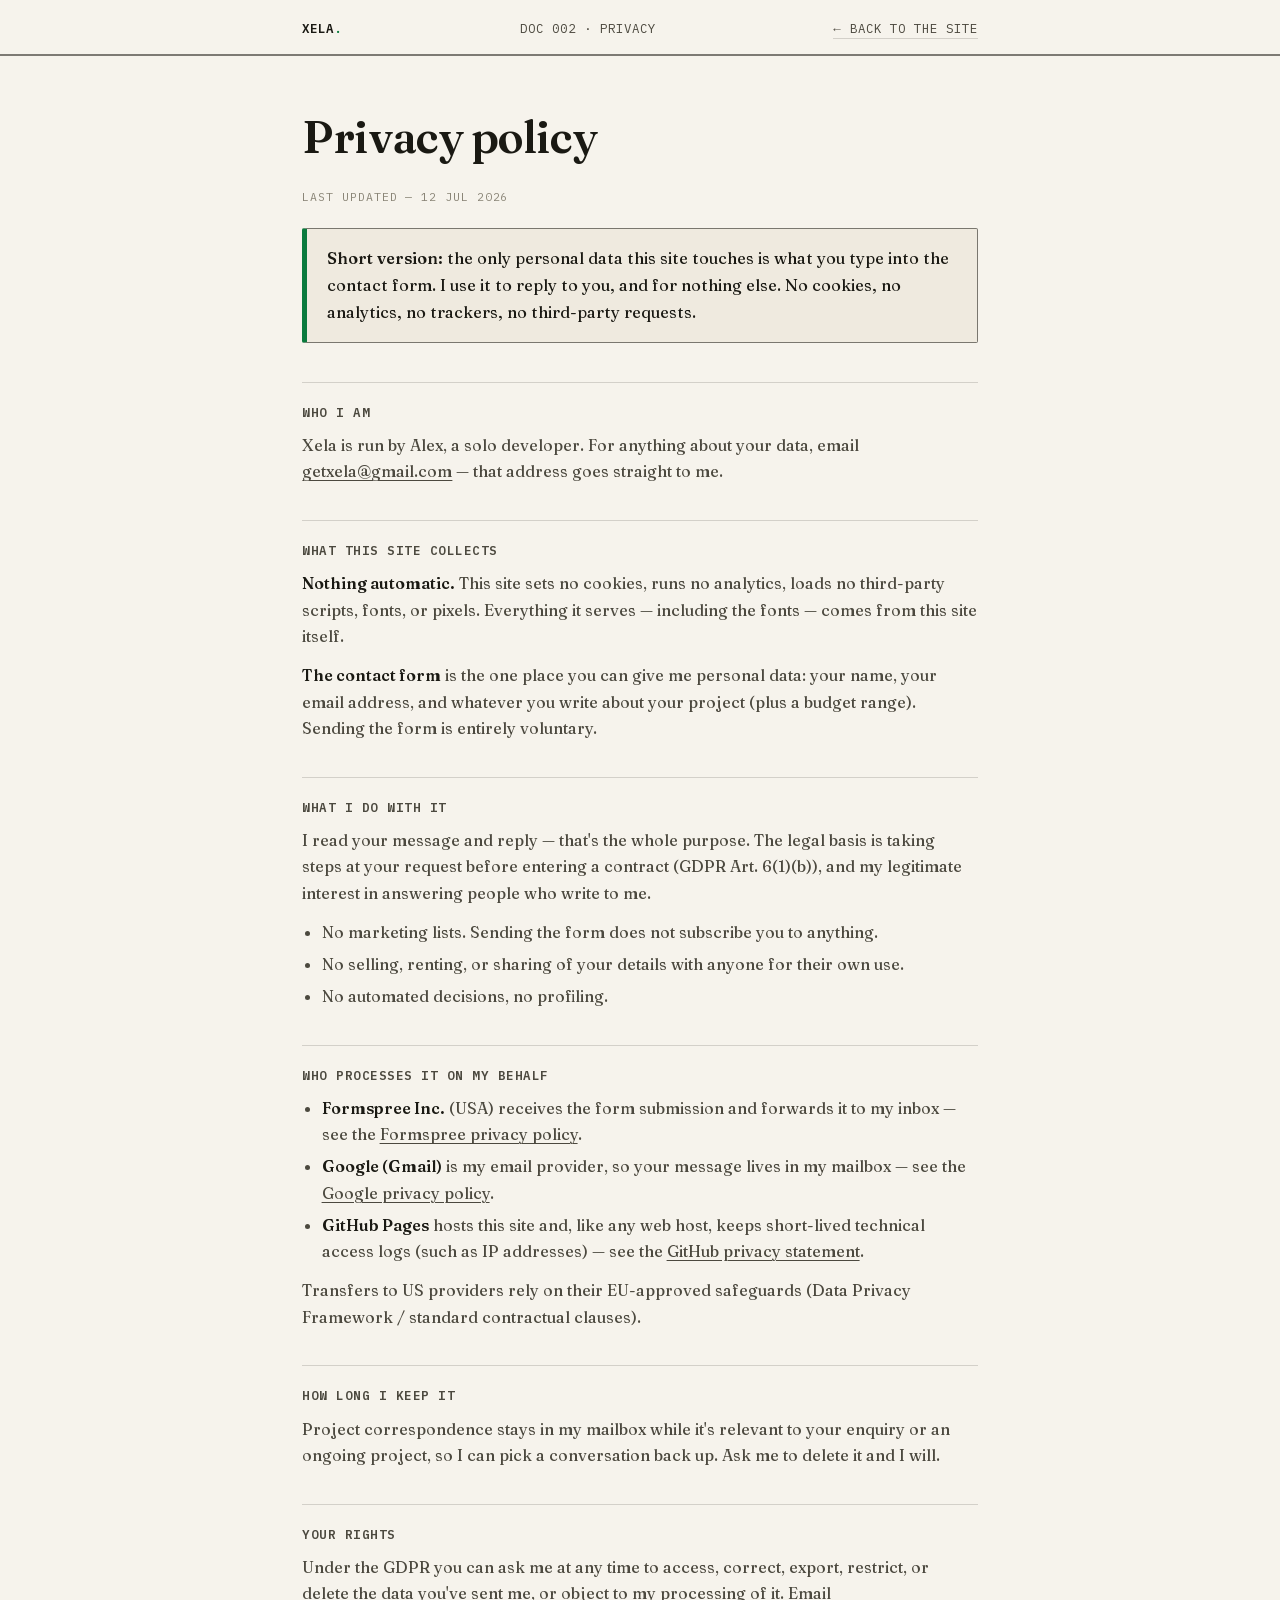
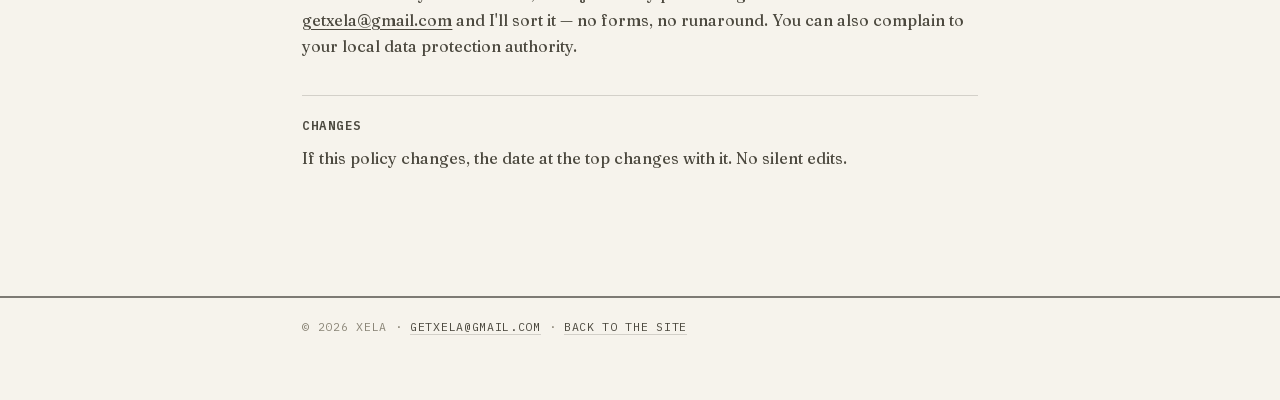
<file: privacy.html>
<!DOCTYPE html>
<html lang="en">
<head>
<meta charset="UTF-8">
<meta name="viewport" content="width=device-width, initial-scale=1.0">
<title>Xela — privacy policy</title>
<meta name="description" content="What happens to the details you send through the Xela contact form. Short version: I reply to you, and that's it.">
<link rel="icon" href="data:image/svg+xml,%3Csvg xmlns='http://www.w3.org/2000/svg' viewBox='0 0 64 64'%3E%3Crect width='64' height='64' fill='%23f6f3ec'/%3E%3Ctext x='32' y='46' text-anchor='middle' font-family='Georgia,serif' font-weight='bold' font-size='42' fill='%231a1913'%3EX%3C/text%3E%3Ccircle cx='52' cy='44' r='5' fill='%230a7a3d'/%3E%3C/svg%3E">
<link rel="stylesheet" href="fonts/fonts.css">
<style>
    *, *::before, *::after { box-sizing: border-box; margin: 0; padding: 0; }
    :root {
        --paper: #f6f3ec; --paper-dim: #efeadf;
        --ink: #1a1913; --ink-soft: #4c493f; --ink-faint: #8a8577;
        --rule: rgba(26,25,19,0.16); --rule-strong: rgba(26,25,19,0.55);
        --green: #0a7a3d;
        --serif: 'Fraunces', Georgia, serif;
        --mono: 'IBM Plex Mono', ui-monospace, 'SF Mono', Menlo, monospace;
    }
    ::selection { background: var(--green); color: var(--paper); }
    body {
        font-family: var(--serif); background: var(--paper); color: var(--ink);
        line-height: 1.65; font-size: 17px; -webkit-font-smoothing: antialiased;
    }
    a { color: inherit; text-decoration-thickness: 1px; text-underline-offset: 3px; }
    a:hover { color: var(--green); }
    .sheet { max-width: 720px; margin: 0 auto; padding: 0 1.4rem 4rem; }
    header { border-bottom: 2px solid var(--rule-strong); }
    .masthead {
        display: flex; justify-content: space-between; align-items: baseline; gap: 1rem; flex-wrap: wrap;
        padding-top: 1.1rem; padding-bottom: 0.9rem;
        font-family: var(--mono); font-size: 0.78rem;
        text-transform: uppercase; letter-spacing: 0.08em; color: var(--ink-soft);
    }
    .masthead .brand { font-weight: 600; color: var(--ink); }
    .masthead .brand em { font-style: normal; color: var(--green); }
    .masthead a { text-decoration: none; border-bottom: 1px solid var(--rule); }
    h1 { font-size: clamp(2rem, 5vw, 2.8rem); font-weight: 600; letter-spacing: -0.01em; margin: 2.8rem 0 0.8rem; }
    .tldr {
        border: 1px solid var(--rule-strong); border-left: 5px solid var(--green); border-radius: 2px;
        background: var(--paper-dim); padding: 1rem 1.2rem; margin: 1.4rem 0 2.4rem;
        font-size: 1.02rem;
    }
    h2 {
        font-family: var(--mono); font-size: 0.78rem; font-weight: 600;
        text-transform: uppercase; letter-spacing: 0.12em; color: var(--ink-soft);
        margin: 2.2rem 0 0.6rem; padding-top: 1.2rem; border-top: 1px solid var(--rule);
    }
    p, ul { color: var(--ink-soft); font-size: 1rem; margin-bottom: 0.8rem; }
    ul { padding-left: 1.2rem; }
    li { margin-bottom: 0.35rem; }
    b { color: var(--ink); font-weight: 600; }
    .stamp { font-family: var(--mono); font-size: 0.72rem; color: var(--ink-faint); text-transform: uppercase; letter-spacing: 0.08em; }
    footer { border-top: 2px solid var(--rule-strong); margin-top: 3rem; }
    .foot {
        padding-top: 1.2rem; font-family: var(--mono); font-size: 0.72rem; color: var(--ink-faint);
        text-transform: uppercase; letter-spacing: 0.06em;
    }
    .foot a { text-decoration: none; border-bottom: 1px solid var(--rule); color: var(--ink-soft); }
</style>
</head>
<body>

<header>
    <div class="sheet masthead">
        <div class="brand">XELA<em>.</em></div>
        <div>DOC 002 · PRIVACY</div>
        <a href="index.html">← BACK TO THE SITE</a>
    </div>
</header>

<div class="sheet">
    <h1>Privacy policy</h1>
    <p class="stamp">Last updated — 12 Jul 2026</p>

    <div class="tldr">
        <b>Short version:</b> the only personal data this site touches is what you type into the contact form. I use it to reply to you, and for nothing else. No cookies, no analytics, no trackers, no third-party requests.
    </div>

    <h2>Who I am</h2>
    <p>Xela is run by Alex, a solo developer. For anything about your data, email <a href="mailto:getxela@gmail.com">getxela@gmail.com</a> — that address goes straight to me.</p>

    <h2>What this site collects</h2>
    <p><b>Nothing automatic.</b> This site sets no cookies, runs no analytics, loads no third-party scripts, fonts, or pixels. Everything it serves — including the fonts — comes from this site itself.</p>
    <p><b>The contact form</b> is the one place you can give me personal data: your name, your email address, and whatever you write about your project (plus a budget range). Sending the form is entirely voluntary.</p>

    <h2>What I do with it</h2>
    <p>I read your message and reply — that's the whole purpose. The legal basis is taking steps at your request before entering a contract (GDPR Art. 6(1)(b)), and my legitimate interest in answering people who write to me.</p>
    <ul>
        <li>No marketing lists. Sending the form does not subscribe you to anything.</li>
        <li>No selling, renting, or sharing of your details with anyone for their own use.</li>
        <li>No automated decisions, no profiling.</li>
    </ul>

    <h2>Who processes it on my behalf</h2>
    <ul>
        <li><b>Formspree Inc.</b> (USA) receives the form submission and forwards it to my inbox — see the <a href="https://formspree.io/legal/privacy-policy/" rel="noopener">Formspree privacy policy</a>.</li>
        <li><b>Google (Gmail)</b> is my email provider, so your message lives in my mailbox — see the <a href="https://policies.google.com/privacy" rel="noopener">Google privacy policy</a>.</li>
        <li><b>GitHub Pages</b> hosts this site and, like any web host, keeps short-lived technical access logs (such as IP addresses) — see the <a href="https://docs.github.com/en/site-policy/privacy-policies/github-general-privacy-statement" rel="noopener">GitHub privacy statement</a>.</li>
    </ul>
    <p>Transfers to US providers rely on their EU-approved safeguards (Data Privacy Framework / standard contractual clauses).</p>

    <h2>How long I keep it</h2>
    <p>Project correspondence stays in my mailbox while it's relevant to your enquiry or an ongoing project, so I can pick a conversation back up. Ask me to delete it and I will.</p>

    <h2>Your rights</h2>
    <p>Under the GDPR you can ask me at any time to access, correct, export, restrict, or delete the data you've sent me, or object to my processing of it. Email <a href="mailto:getxela@gmail.com">getxela@gmail.com</a> and I'll sort it — no forms, no runaround. You can also complain to your local data protection authority.</p>

    <h2>Changes</h2>
    <p>If this policy changes, the date at the top changes with it. No silent edits.</p>
</div>

<footer>
    <div class="sheet foot">
        © 2026 XELA · <a href="mailto:getxela@gmail.com">getxela@gmail.com</a> · <a href="index.html">BACK TO THE SITE</a>
    </div>
</footer>

</body>
</html>
</file>
<file: fonts/fonts.css>
/* latin-ext */
@font-face {
  font-family: 'Fraunces';
  font-style: italic;
  font-weight: 400;
  font-display: swap;
  src: url(Fraunces-italic-400-latin-ext.woff2) format('woff2');
  unicode-range: U+0100-02BA, U+02BD-02C5, U+02C7-02CC, U+02CE-02D7, U+02DD-02FF, U+0304, U+0308, U+0329, U+1D00-1DBF, U+1E00-1E9F, U+1EF2-1EFF, U+2020, U+20A0-20AB, U+20AD-20C0, U+2113, U+2C60-2C7F, U+A720-A7FF;
}
/* latin */
@font-face {
  font-family: 'Fraunces';
  font-style: italic;
  font-weight: 400;
  font-display: swap;
  src: url(Fraunces-italic-400-latin.woff2) format('woff2');
  unicode-range: U+0000-00FF, U+0131, U+0152-0153, U+02BB-02BC, U+02C6, U+02DA, U+02DC, U+0304, U+0308, U+0329, U+2000-206F, U+20AC, U+2122, U+2191, U+2193, U+2212, U+2215, U+FEFF, U+FFFD;
}
/* latin-ext */
@font-face {
  font-family: 'Fraunces';
  font-style: italic;
  font-weight: 600;
  font-display: swap;
  src: url(Fraunces-italic-400-latin-ext.woff2) format('woff2');
  unicode-range: U+0100-02BA, U+02BD-02C5, U+02C7-02CC, U+02CE-02D7, U+02DD-02FF, U+0304, U+0308, U+0329, U+1D00-1DBF, U+1E00-1E9F, U+1EF2-1EFF, U+2020, U+20A0-20AB, U+20AD-20C0, U+2113, U+2C60-2C7F, U+A720-A7FF;
}
/* latin */
@font-face {
  font-family: 'Fraunces';
  font-style: italic;
  font-weight: 600;
  font-display: swap;
  src: url(Fraunces-italic-400-latin.woff2) format('woff2');
  unicode-range: U+0000-00FF, U+0131, U+0152-0153, U+02BB-02BC, U+02C6, U+02DA, U+02DC, U+0304, U+0308, U+0329, U+2000-206F, U+20AC, U+2122, U+2191, U+2193, U+2212, U+2215, U+FEFF, U+FFFD;
}
/* latin-ext */
@font-face {
  font-family: 'Fraunces';
  font-style: normal;
  font-weight: 400;
  font-display: swap;
  src: url(Fraunces-normal-400-latin-ext.woff2) format('woff2');
  unicode-range: U+0100-02BA, U+02BD-02C5, U+02C7-02CC, U+02CE-02D7, U+02DD-02FF, U+0304, U+0308, U+0329, U+1D00-1DBF, U+1E00-1E9F, U+1EF2-1EFF, U+2020, U+20A0-20AB, U+20AD-20C0, U+2113, U+2C60-2C7F, U+A720-A7FF;
}
/* latin */
@font-face {
  font-family: 'Fraunces';
  font-style: normal;
  font-weight: 400;
  font-display: swap;
  src: url(Fraunces-normal-400-latin.woff2) format('woff2');
  unicode-range: U+0000-00FF, U+0131, U+0152-0153, U+02BB-02BC, U+02C6, U+02DA, U+02DC, U+0304, U+0308, U+0329, U+2000-206F, U+20AC, U+2122, U+2191, U+2193, U+2212, U+2215, U+FEFF, U+FFFD;
}
/* latin-ext */
@font-face {
  font-family: 'Fraunces';
  font-style: normal;
  font-weight: 600;
  font-display: swap;
  src: url(Fraunces-normal-400-latin-ext.woff2) format('woff2');
  unicode-range: U+0100-02BA, U+02BD-02C5, U+02C7-02CC, U+02CE-02D7, U+02DD-02FF, U+0304, U+0308, U+0329, U+1D00-1DBF, U+1E00-1E9F, U+1EF2-1EFF, U+2020, U+20A0-20AB, U+20AD-20C0, U+2113, U+2C60-2C7F, U+A720-A7FF;
}
/* latin */
@font-face {
  font-family: 'Fraunces';
  font-style: normal;
  font-weight: 600;
  font-display: swap;
  src: url(Fraunces-normal-400-latin.woff2) format('woff2');
  unicode-range: U+0000-00FF, U+0131, U+0152-0153, U+02BB-02BC, U+02C6, U+02DA, U+02DC, U+0304, U+0308, U+0329, U+2000-206F, U+20AC, U+2122, U+2191, U+2193, U+2212, U+2215, U+FEFF, U+FFFD;
}
/* latin-ext */
@font-face {
  font-family: 'Fraunces';
  font-style: normal;
  font-weight: 700;
  font-display: swap;
  src: url(Fraunces-normal-400-latin-ext.woff2) format('woff2');
  unicode-range: U+0100-02BA, U+02BD-02C5, U+02C7-02CC, U+02CE-02D7, U+02DD-02FF, U+0304, U+0308, U+0329, U+1D00-1DBF, U+1E00-1E9F, U+1EF2-1EFF, U+2020, U+20A0-20AB, U+20AD-20C0, U+2113, U+2C60-2C7F, U+A720-A7FF;
}
/* latin */
@font-face {
  font-family: 'Fraunces';
  font-style: normal;
  font-weight: 700;
  font-display: swap;
  src: url(Fraunces-normal-400-latin.woff2) format('woff2');
  unicode-range: U+0000-00FF, U+0131, U+0152-0153, U+02BB-02BC, U+02C6, U+02DA, U+02DC, U+0304, U+0308, U+0329, U+2000-206F, U+20AC, U+2122, U+2191, U+2193, U+2212, U+2215, U+FEFF, U+FFFD;
}
/* latin-ext */
@font-face {
  font-family: 'IBM Plex Mono';
  font-style: italic;
  font-weight: 400;
  font-display: swap;
  src: url(IBMPlexMono-italic-400-latin-ext.woff2) format('woff2');
  unicode-range: U+0100-02BA, U+02BD-02C5, U+02C7-02CC, U+02CE-02D7, U+02DD-02FF, U+0304, U+0308, U+0329, U+1D00-1DBF, U+1E00-1E9F, U+1EF2-1EFF, U+2020, U+20A0-20AB, U+20AD-20C0, U+2113, U+2C60-2C7F, U+A720-A7FF;
}
/* latin */
@font-face {
  font-family: 'IBM Plex Mono';
  font-style: italic;
  font-weight: 400;
  font-display: swap;
  src: url(IBMPlexMono-italic-400-latin.woff2) format('woff2');
  unicode-range: U+0000-00FF, U+0131, U+0152-0153, U+02BB-02BC, U+02C6, U+02DA, U+02DC, U+0304, U+0308, U+0329, U+2000-206F, U+20AC, U+2122, U+2191, U+2193, U+2212, U+2215, U+FEFF, U+FFFD;
}
/* latin-ext */
@font-face {
  font-family: 'IBM Plex Mono';
  font-style: normal;
  font-weight: 400;
  font-display: swap;
  src: url(IBMPlexMono-normal-400-latin-ext.woff2) format('woff2');
  unicode-range: U+0100-02BA, U+02BD-02C5, U+02C7-02CC, U+02CE-02D7, U+02DD-02FF, U+0304, U+0308, U+0329, U+1D00-1DBF, U+1E00-1E9F, U+1EF2-1EFF, U+2020, U+20A0-20AB, U+20AD-20C0, U+2113, U+2C60-2C7F, U+A720-A7FF;
}
/* latin */
@font-face {
  font-family: 'IBM Plex Mono';
  font-style: normal;
  font-weight: 400;
  font-display: swap;
  src: url(IBMPlexMono-normal-400-latin.woff2) format('woff2');
  unicode-range: U+0000-00FF, U+0131, U+0152-0153, U+02BB-02BC, U+02C6, U+02DA, U+02DC, U+0304, U+0308, U+0329, U+2000-206F, U+20AC, U+2122, U+2191, U+2193, U+2212, U+2215, U+FEFF, U+FFFD;
}
/* latin-ext */
@font-face {
  font-family: 'IBM Plex Mono';
  font-style: normal;
  font-weight: 500;
  font-display: swap;
  src: url(IBMPlexMono-normal-500-latin-ext.woff2) format('woff2');
  unicode-range: U+0100-02BA, U+02BD-02C5, U+02C7-02CC, U+02CE-02D7, U+02DD-02FF, U+0304, U+0308, U+0329, U+1D00-1DBF, U+1E00-1E9F, U+1EF2-1EFF, U+2020, U+20A0-20AB, U+20AD-20C0, U+2113, U+2C60-2C7F, U+A720-A7FF;
}
/* latin */
@font-face {
  font-family: 'IBM Plex Mono';
  font-style: normal;
  font-weight: 500;
  font-display: swap;
  src: url(IBMPlexMono-normal-500-latin.woff2) format('woff2');
  unicode-range: U+0000-00FF, U+0131, U+0152-0153, U+02BB-02BC, U+02C6, U+02DA, U+02DC, U+0304, U+0308, U+0329, U+2000-206F, U+20AC, U+2122, U+2191, U+2193, U+2212, U+2215, U+FEFF, U+FFFD;
}
/* latin-ext */
@font-face {
  font-family: 'IBM Plex Mono';
  font-style: normal;
  font-weight: 600;
  font-display: swap;
  src: url(IBMPlexMono-normal-600-latin-ext.woff2) format('woff2');
  unicode-range: U+0100-02BA, U+02BD-02C5, U+02C7-02CC, U+02CE-02D7, U+02DD-02FF, U+0304, U+0308, U+0329, U+1D00-1DBF, U+1E00-1E9F, U+1EF2-1EFF, U+2020, U+20A0-20AB, U+20AD-20C0, U+2113, U+2C60-2C7F, U+A720-A7FF;
}
/* latin */
@font-face {
  font-family: 'IBM Plex Mono';
  font-style: normal;
  font-weight: 600;
  font-display: swap;
  src: url(IBMPlexMono-normal-600-latin.woff2) format('woff2');
  unicode-range: U+0000-00FF, U+0131, U+0152-0153, U+02BB-02BC, U+02C6, U+02DA, U+02DC, U+0304, U+0308, U+0329, U+2000-206F, U+20AC, U+2122, U+2191, U+2193, U+2212, U+2215, U+FEFF, U+FFFD;
}
</file>
